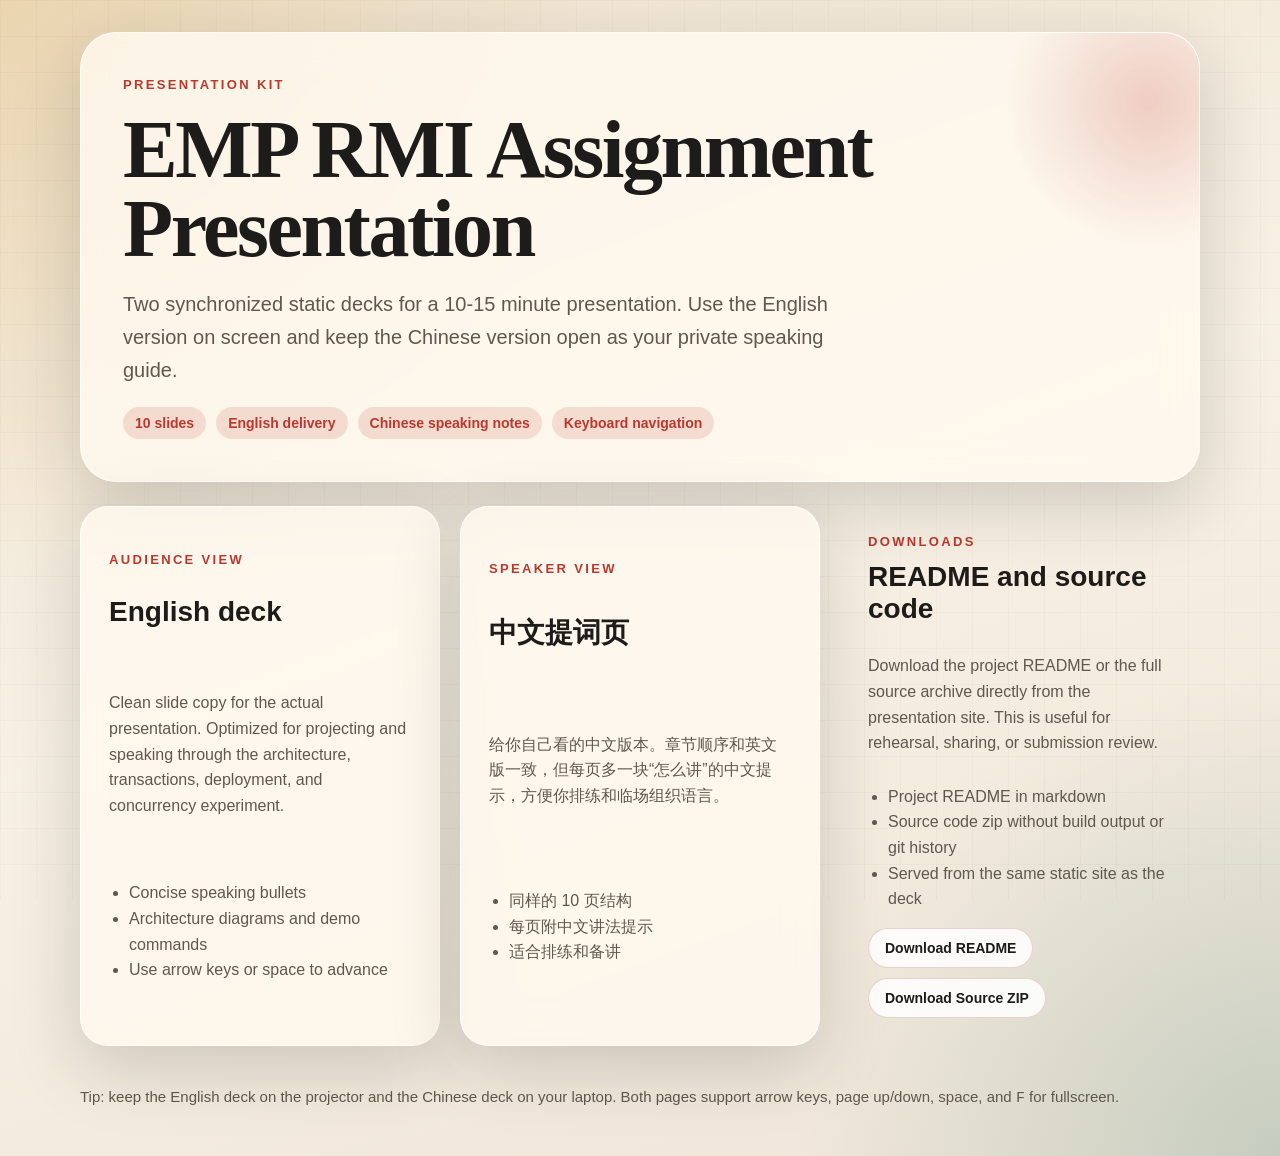
<file: index.html>
<!DOCTYPE html>
<html lang="en">
  <head>
    <meta charset="UTF-8" />
    <meta http-equiv="refresh" content="0; url=./presentation/" />
    <meta name="viewport" content="width=device-width, initial-scale=1.0" />
    <title>Redirecting to EMP RMI Presentation</title>
    <style>
      body {
        margin: 0;
        min-height: 100vh;
        display: grid;
        place-items: center;
        font-family: "Avenir Next", "Segoe UI", sans-serif;
        background: #f7f0e4;
        color: #1e1c1a;
      }

      main {
        max-width: 640px;
        padding: 32px;
        text-align: center;
      }

      a {
        color: #b83a2f;
        font-weight: 700;
      }
    </style>
  </head>
  <body>
    <main>
      <h1>Redirecting…</h1>
      <p>
        If the page does not jump automatically, open
        <a href="./presentation/">the presentation site</a>.
      </p>
    </main>
  </body>
</html>
</file>
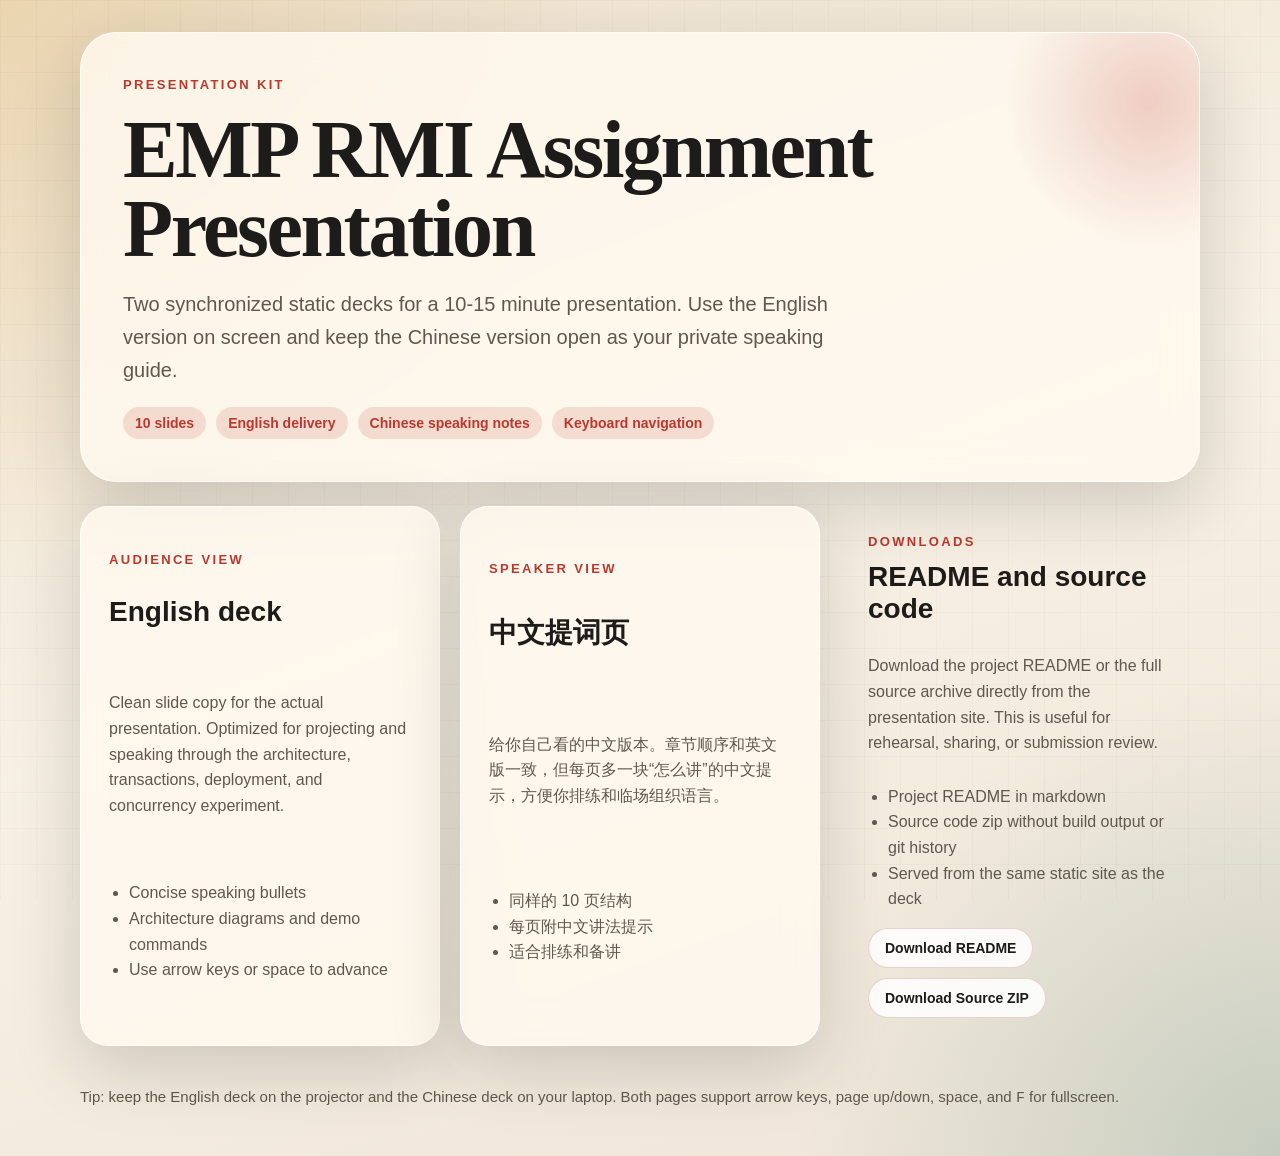
<file: presentation/index.html>
<!DOCTYPE html>
<html lang="en">
  <head>
    <meta charset="UTF-8" />
    <meta name="viewport" content="width=device-width, initial-scale=1.0" />
    <title>EMP RMI Presentation Decks</title>
    <link rel="stylesheet" href="./shared.css" />
  </head>
  <body class="landing-body">
    <main class="landing-shell">
      <section class="landing-panel">
        <div class="landing-hero">
          <div class="eyebrow">Presentation Kit</div>
          <h1 class="landing-title">EMP RMI Assignment Presentation</h1>
          <p class="landing-copy">
            Two synchronized static decks for a 10-15 minute presentation. Use the English
            version on screen and keep the Chinese version open as your private speaking guide.
          </p>
          <div class="tag-row">
            <span class="tag">10 slides</span>
            <span class="tag">English delivery</span>
            <span class="tag">Chinese speaking notes</span>
            <span class="tag">Keyboard navigation</span>
          </div>
        </div>

        <div class="landing-grid">
          <a href="./presentation-en.html">
            <div class="eyebrow">Audience View</div>
            <h2>English deck</h2>
            <p>
              Clean slide copy for the actual presentation. Optimized for projecting and speaking
              through the architecture, transactions, deployment, and concurrency experiment.
            </p>
            <ul>
              <li>Concise speaking bullets</li>
              <li>Architecture diagrams and demo commands</li>
              <li>Use arrow keys or space to advance</li>
            </ul>
          </a>

          <a href="./presentation-zh.html">
            <div class="eyebrow">Speaker View</div>
            <h2>中文提词页</h2>
            <p>
              给你自己看的中文版本。章节顺序和英文版一致，但每页多一块“怎么讲”的中文提示，方便你排练和临场组织语言。
            </p>
            <ul>
              <li>同样的 10 页结构</li>
              <li>每页附中文讲法提示</li>
              <li>适合排练和备讲</li>
            </ul>
          </a>

          <div class="landing-card">
            <div class="eyebrow">Downloads</div>
            <h2>README and source code</h2>
            <p>
              Download the project README or the full source archive directly from the presentation
              site. This is useful for rehearsal, sharing, or submission review.
            </p>
            <ul>
              <li>Project README in markdown</li>
              <li>Source code zip without build output or git history</li>
              <li>Served from the same static site as the deck</li>
            </ul>
            <div class="download-actions">
              <a class="download-link" href="./downloads/README.md" download="README.md">Download README</a>
              <a
                class="download-link"
                href="./downloads/emp-rmi-assignment.zip"
                download="emp-rmi-assignment.zip"
                >Download Source ZIP</a
              >
            </div>
          </div>
        </div>

        <p class="landing-tip">
          Tip: keep the English deck on the projector and the Chinese deck on your laptop. Both
          pages support arrow keys, page up/down, space, and <code>F</code> for fullscreen.
        </p>
      </section>
    </main>
  </body>
</html>
</file>
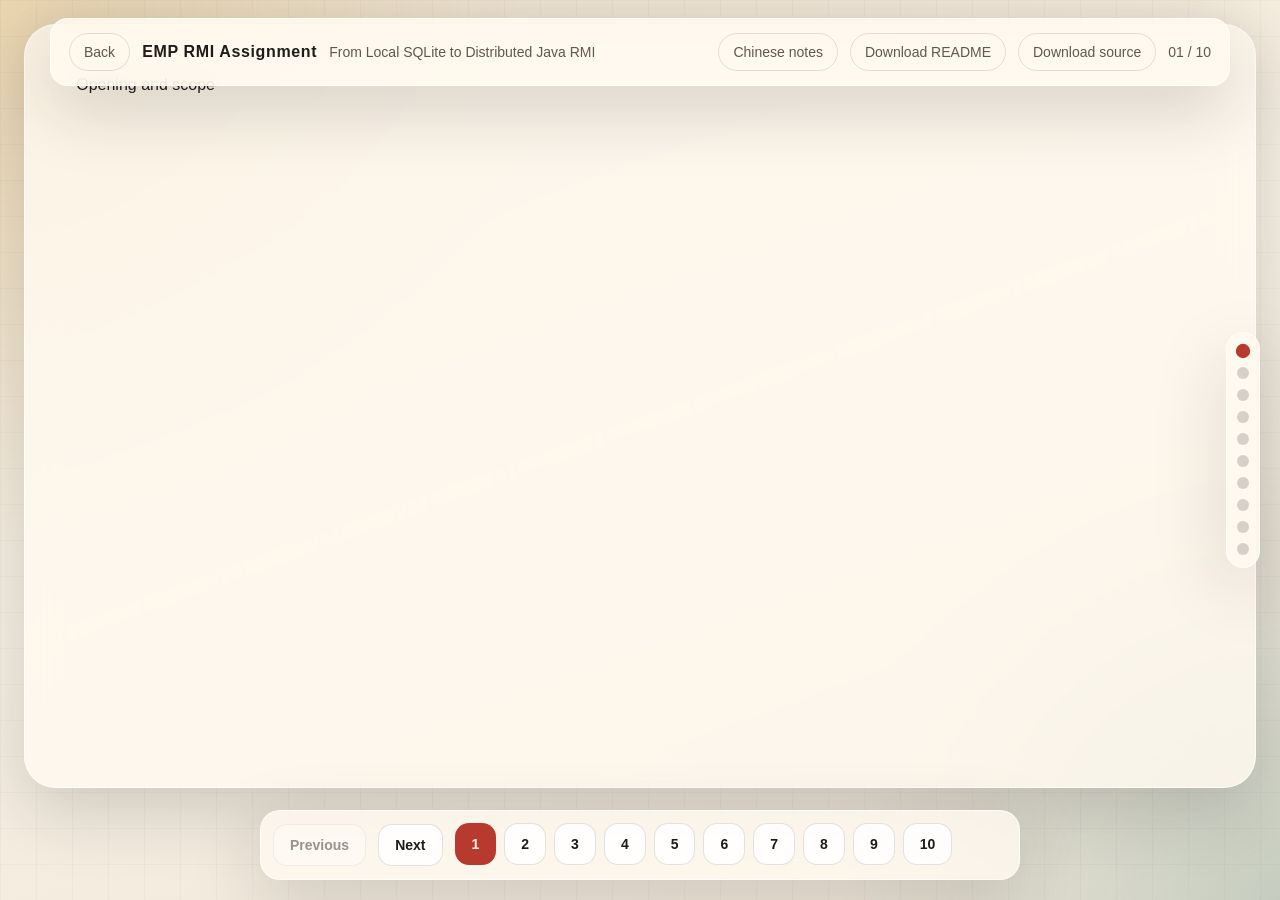
<file: presentation/presentation-en.html>
<!DOCTYPE html>
<html lang="en">
  <head>
    <meta charset="UTF-8" />
    <meta name="viewport" content="width=device-width, initial-scale=1.0" />
    <title>EMP RMI Assignment | English Presentation</title>
    <link rel="stylesheet" href="./shared.css" />
    <script defer src="./shared.js"></script>
  </head>
  <body class="deck-body">
    <div class="floating-toolbar">
      <div class="toolbar-group">
        <a class="toolbar-link" href="./index.html">Back</a>
        <div class="toolbar-brand">EMP RMI Assignment</div>
        <div class="toolbar-status" data-slide-title></div>
      </div>
      <div class="toolbar-group">
        <a class="toolbar-link" href="./presentation-zh.html">Chinese notes</a>
        <a class="toolbar-link" href="./downloads/README.md" download="README.md">Download README</a>
        <a class="toolbar-link" href="./downloads/emp-rmi-assignment.zip" download="emp-rmi-assignment.zip">Download source</a>
        <div class="toolbar-status" data-counter></div>
      </div>
    </div>

    <main class="deck-shell">
      <div class="deck-frame">
        <div class="slides">
          <section
            class="slide"
            id="cover"
            data-title="From Local SQLite to Distributed Java RMI"
            data-short="Cover"
            data-progress="Opening and scope"
          >
            <div class="eyebrow">Slide 1</div>
            <h1>From Local SQLite to Distributed Java RMI</h1>
            <p class="slide-subtitle">
              Turning the EMP console program into a distributed service with manual transactions,
              Docker deployment, and concurrency experiments.
            </p>
            <div class="metric-grid">
              <div class="metric">
                <div class="metric-label">Original stack</div>
                <div class="metric-value">Java + JDBC + SQLite</div>
                <div class="metric-copy">Single-machine console app</div>
              </div>
              <div class="metric">
                <div class="metric-label">Target stack</div>
                <div class="metric-value">RMI client/server</div>
                <div class="metric-copy">Database owned by the server</div>
              </div>
              <div class="metric">
                <div class="metric-label">Deployment</div>
                <div class="metric-value">Docker on sh5</div>
                <div class="metric-copy">Ubuntu host with reproducible runtime</div>
              </div>
            </div>
            <div class="highlight-card">
              <h3>One-sentence summary</h3>
              <p class="lede">
                I upgraded a local employee database program into a distributed Java RMI system,
                then added explicit transactions and concurrent client experiments to observe
                SQLite behavior.
              </p>
            </div>
          </section>

          <section
            class="slide"
            id="assignment"
            data-title="What the Assignment Required"
            data-short="Requirements"
            data-progress="Assignment framing"
          >
            <div class="eyebrow">Slide 2</div>
            <h2>What the assignment required</h2>
            <div class="timeline">
              <div class="timeline-item">
                <div class="timeline-number">1</div>
                <div class="timeline-copy">
                  <h3>Run the original EMP program</h3>
                  <p>Understand the existing SQLite-backed console workflow.</p>
                </div>
              </div>
              <div class="timeline-item">
                <div class="timeline-number">2</div>
                <div class="timeline-copy">
                  <h3>Convert it to Java RMI</h3>
                  <p>Move EMP operations behind a remote object on the server.</p>
                </div>
              </div>
              <div class="timeline-item">
                <div class="timeline-number">3</div>
                <div class="timeline-copy">
                  <h3>Enable manual transactions</h3>
                  <p>Replace default auto-commit with explicit commit and rollback.</p>
                </div>
              </div>
              <div class="timeline-item">
                <div class="timeline-number">4</div>
                <div class="timeline-copy">
                  <h3>Run concurrent transaction experiments</h3>
                  <p>Observe what happens when multiple clients read and write together.</p>
                </div>
              </div>
            </div>
          </section>

          <section
            class="slide"
            id="original"
            data-title="Original Program: Local and Monolithic"
            data-short="Original"
            data-progress="Baseline architecture"
          >
            <div class="eyebrow">Slide 3</div>
            <h2>Original program: local and monolithic</h2>
            <div class="diagram">
              <div class="diagram-node">
                <em>User</em>
                <strong>Console menu</strong>
                <p>The user enters commands in a single Java program.</p>
              </div>
              <div class="diagram-arrow">→</div>
              <div class="diagram-node">
                <em>Application</em>
                <strong>JDBC calls</strong>
                <p>The same process opens SQLite connections and runs SQL directly.</p>
              </div>
              <div class="diagram-arrow">→</div>
              <div class="diagram-node">
                <em>Storage</em>
                <strong>SQLite file</strong>
                <p>Everything happens on one machine, so there is no distributed boundary.</p>
              </div>
            </div>
            <div class="grid-two">
              <div class="panel">
                <h3>Good for</h3>
                <ul>
                  <li>Learning the schema and existing CRUD workflow</li>
                  <li>Single-user local execution</li>
                  <li>Quick verification of the EMP table</li>
                </ul>
              </div>
              <div class="panel">
                <h3>Not enough for this assignment</h3>
                <ul>
                  <li>No remote interface</li>
                  <li>No server-side ownership of the database</li>
                  <li>No clean place to control transactions for many clients</li>
                </ul>
              </div>
            </div>
          </section>

          <section
            class="slide"
            id="design"
            data-title="Distributed Design with RMI"
            data-short="RMI design"
            data-progress="New architecture"
          >
            <div class="eyebrow">Slide 4</div>
            <h2>Distributed design with RMI</h2>
            <div class="diagram">
              <div class="diagram-node">
                <em>Client</em>
                <strong>RMI client</strong>
                <p>Calls remote methods such as <code>list</code>, <code>find</code>, or <code>update</code>.</p>
              </div>
              <div class="diagram-arrow">→</div>
              <div class="diagram-node">
                <em>Network</em>
                <strong>Registry 1099 + object 2001</strong>
                <p>Fixed ports make Docker networking predictable.</p>
              </div>
              <div class="diagram-arrow">→</div>
              <div class="diagram-node">
                <em>Server</em>
                <strong>EmpService + service layer</strong>
                <p>All SQL, transactions, and validation stay on the server side.</p>
              </div>
              <div class="diagram-arrow">→</div>
              <div class="diagram-node">
                <em>Data</em>
                <strong>SQLite database</strong>
                <p>The database file is only accessed inside the server container.</p>
              </div>
            </div>
            <div class="grid-two">
              <div class="panel">
                <h3>Why the database belongs on the server</h3>
                <ul>
                  <li>The client should not know JDBC or SQLite details.</li>
                  <li>Transaction logic stays centralized and consistent.</li>
                  <li>Concurrency experiments become easier to control and observe.</li>
                </ul>
              </div>
              <div class="panel">
                <h3>Remote operations exposed</h3>
                <ul>
                  <li><code>listEmployees()</code></li>
                  <li><code>findEmployeeById()</code></li>
                  <li><code>addEmployee()</code></li>
                  <li><code>updateEmployee()</code></li>
                  <li><code>deleteEmployee()</code></li>
                </ul>
              </div>
            </div>
          </section>

          <section
            class="slide"
            id="transactions"
            data-title="Manual Transactions and Connection Scope"
            data-short="Transactions"
            data-progress="Transaction model"
          >
            <div class="eyebrow">Slide 5</div>
            <h2>Manual transactions and connection scope</h2>
            <div class="grid-two">
              <div class="panel">
                <h3>Key rule</h3>
                <p>
                  Each remote request gets its own JDBC connection. I do <strong>not</strong>
                  share one global connection across all client threads.
                </p>
                <ul>
                  <li>Open connection inside the remote request</li>
                  <li>Set <code>autoCommit(false)</code> for writes</li>
                  <li><code>commit()</code> on success</li>
                  <li><code>rollback()</code> on failure</li>
                  <li>Close the connection in <code>finally</code></li>
                </ul>
              </div>
              <div class="panel">
                <h3>Why this matters</h3>
                <ul>
                  <li>Safer under concurrent RMI requests</li>
                  <li>Clear transaction boundary for each client action</li>
                  <li>Database remains unchanged when validation fails</li>
                  <li>Easy to reason about rollback behavior</li>
                </ul>
              </div>
            </div>
            <div class="code-block">
conn.setAutoCommit(false);
try {
    // execute SQL
    conn.commit();
} catch (SQLException e) {
    conn.rollback();
    throw e;
}
            </div>
          </section>

          <section
            class="slide"
            id="docker"
            data-title="Docker Deployment on sh5"
            data-short="Docker"
            data-progress="Deployment story"
          >
            <div class="eyebrow">Slide 6</div>
            <h2>Docker deployment on sh5</h2>
            <div class="grid-two">
              <div class="panel">
                <h3>Compose services</h3>
                <ul>
                  <li><code>local-app</code> for the original non-distributed version</li>
                  <li><code>rmi-server</code> for the server and database access</li>
                  <li><code>rmi-client</code> for normal scripted or interactive calls</li>
                  <li>extra clients for concurrency experiments</li>
                </ul>
              </div>
              <div class="panel">
                <h3>Practical deployment note</h3>
                <p>
                  The remote Docker Hub mirror on <code>sh5</code> returned EOF errors, so I built
                  a small self-contained runtime bundle and deployed that image instead of relying
                  on remote base-image pulls.
                </p>
              </div>
            </div>
            <div class="diagram">
              <div class="diagram-node">
                <em>Host</em>
                <strong>sh5 Ubuntu server</strong>
                <p>Docker engine runs the assignment stack.</p>
              </div>
              <div class="diagram-arrow">→</div>
              <div class="diagram-node">
                <em>Image</em>
                <strong>Self-contained Java runtime</strong>
                <p>Jar + minimal JRE + SQLite native library support.</p>
              </div>
              <div class="diagram-arrow">→</div>
              <div class="diagram-node">
                <em>Outcome</em>
                <strong>Reproducible execution</strong>
                <p>The same app runs without installing Java on the host.</p>
              </div>
            </div>
          </section>

          <section
            class="slide"
            id="concurrency"
            data-title="Concurrent Transaction Experiment"
            data-short="Experiment"
            data-progress="Concurrency setup"
          >
            <div class="eyebrow">Slide 7</div>
            <h2>Concurrent transaction experiment</h2>
            <div class="grid-three">
              <div class="fact-card">
                <h3>Scenario A</h3>
                <p><strong>read + read + read</strong></p>
                <p>Check whether concurrent readers can proceed together.</p>
              </div>
              <div class="fact-card">
                <h3>Scenario B</h3>
                <p><strong>read + insert + update</strong></p>
                <p>Observe how read and write requests interleave.</p>
              </div>
              <div class="fact-card">
                <h3>Scenario C</h3>
                <p><strong>insert + update + delete</strong></p>
                <p>Push the system into competing writes and watch final consistency.</p>
              </div>
            </div>
            <div class="grid-two">
              <div class="panel">
                <h3>What I was looking for</h3>
                <ul>
                  <li>Execution order in the logs</li>
                  <li>Whether writes block or serialize</li>
                  <li>Whether commit and rollback keep the table consistent</li>
                </ul>
              </div>
              <div class="panel">
                <h3>Expected SQLite behavior</h3>
                <ul>
                  <li>Reads usually coexist well</li>
                  <li>Writes are more limited and often serialize</li>
                  <li>Lock waits are valid experimental evidence, not necessarily a bug</li>
                </ul>
              </div>
            </div>
          </section>

          <section
            class="slide"
            id="results"
            data-title="Results and Verification"
            data-short="Results"
            data-progress="Observed outcome"
          >
            <div class="eyebrow">Slide 8</div>
            <h2>Results and verification</h2>
            <div class="grid-two">
              <div class="panel">
                <h3>Smoke-test results</h3>
                <ul>
                  <li>Original local version runs</li>
                  <li>RMI server starts successfully</li>
                  <li><code>list</code>, <code>find</code>, <code>add</code>, <code>update</code>, <code>delete</code> all work</li>
                  <li>The stack now runs on <code>sh5</code> through Docker</li>
                </ul>
              </div>
              <div class="panel">
                <h3>Concurrent run result</h3>
                <p>In the test run, the system:</p>
                <ul>
                  <li>updated <code>E2</code> from <code>Syst. Anal.</code> to <code>Programmer</code></li>
                  <li>inserted <code>E9 A. Chen Programmer</code></li>
                  <li>kept the database consistent</li>
                </ul>
              </div>
            </div>
            <div class="highlight-card">
              <h3>Key conclusion</h3>
              <p class="lede">
                The assignment goals were all covered: local execution, distributed RMI, manual
                transactions, and concurrent client behavior under SQLite.
              </p>
            </div>
          </section>

          <section
            class="slide"
            id="demo"
            data-title="Live Demo Plan"
            data-short="Demo"
            data-progress="How I will show it"
          >
            <div class="eyebrow">Slide 9</div>
            <h2>Live demo plan</h2>
            <div class="command-grid">
              <div class="command-card">
                <h3>1. Show the running service</h3>
                <div class="code-block">sudo docker compose ps</div>
              </div>
              <div class="command-card">
                <h3>2. Read the current EMP table</h3>
                <div class="code-block">sudo docker compose run --rm client-read</div>
              </div>
              <div class="command-card">
                <h3>3. Perform one write operation</h3>
                <div class="code-block">sudo docker compose run --rm client-insert</div>
              </div>
              <div class="command-card">
                <h3>4. Optional concurrency demo</h3>
                <div class="code-block">sudo docker compose up client-read client-insert client-update</div>
              </div>
            </div>
            <div class="panel">
              <h3>Why this demo sequence works</h3>
              <ul>
                <li>It proves the server is alive first.</li>
                <li>Then it shows that remote reads work.</li>
                <li>Finally, it shows that remote writes change the database state.</li>
              </ul>
            </div>
          </section>

          <section
            class="slide"
            id="takeaways"
            data-title="Takeaways"
            data-short="Takeaways"
            data-progress="Closing"
          >
            <div class="eyebrow">Slide 10</div>
            <h2>Takeaways</h2>
            <div class="grid-two">
              <div class="panel">
                <h3>Technical lessons</h3>
                <ul>
                  <li>A local database app becomes distributed once the remote boundary is added.</li>
                  <li>Transaction scope must be explicit and per request.</li>
                  <li>SQLite can support this assignment well, but write concurrency is limited.</li>
                  <li>Docker made the environment repeatable across machines.</li>
                </ul>
              </div>
              <div class="panel">
                <h3>Final statement</h3>
                <p class="lede">
                  I did not just “make it run.” I restructured the original EMP program into a
                  client/server design, made transactions explicit, and used concurrent clients to
                  study real database behavior.
                </p>
              </div>
            </div>
            <div class="tag-row">
              <span class="tag">RMI architecture</span>
              <span class="tag">Manual commit / rollback</span>
              <span class="tag">Docker deployment</span>
              <span class="tag">Concurrent experiments</span>
            </div>
          </section>
        </div>
      </div>
    </main>

    <div class="dots" data-dots aria-label="Slide navigation"></div>

    <div class="control-strip">
      <button class="control-button" type="button" data-prev>Previous</button>
      <button class="control-button" type="button" data-next>Next</button>
      <div class="jump-links" data-jumps aria-label="Jump to slide"></div>
      <div class="toolbar-status" data-progress></div>
    </div>
  </body>
</html>
</file>
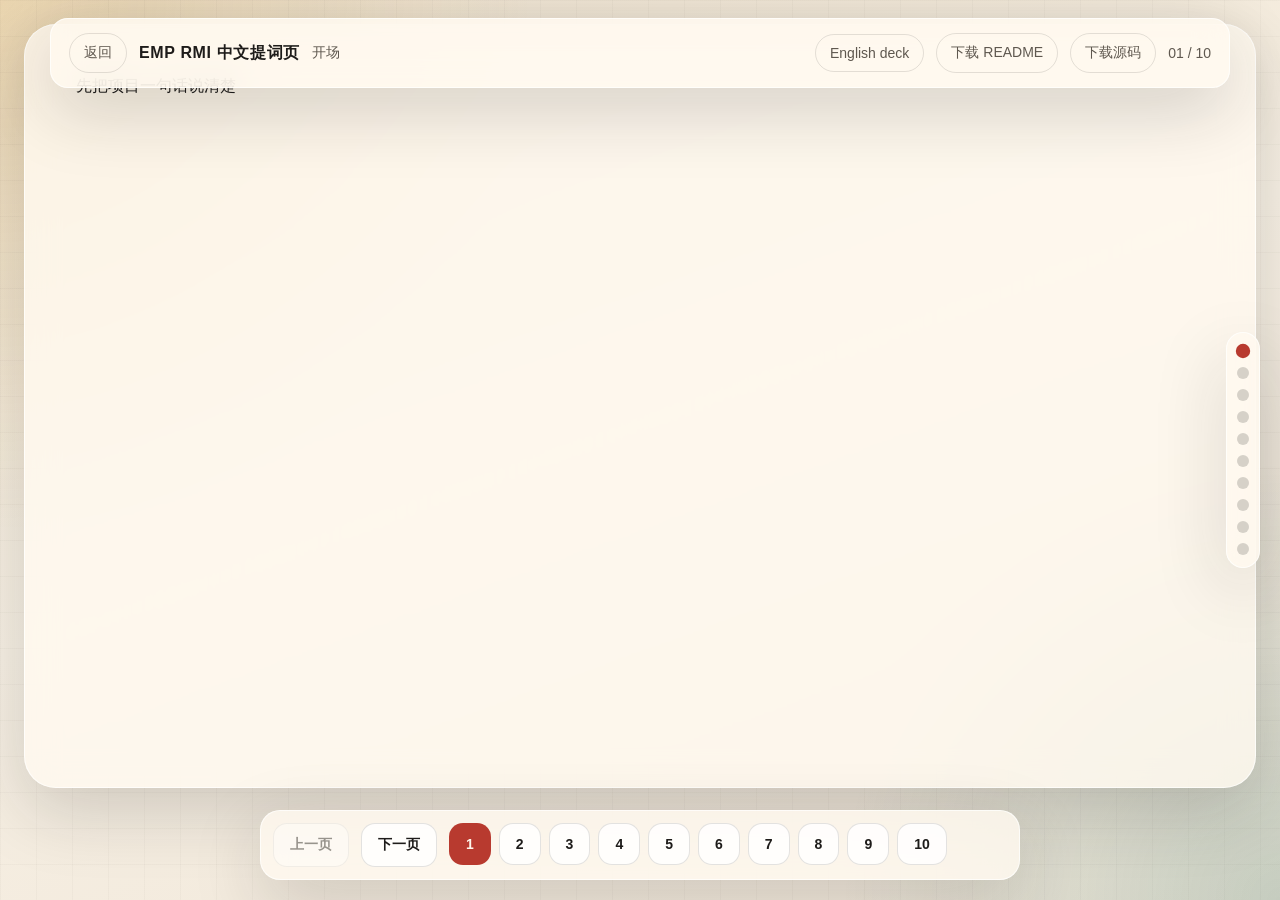
<file: presentation/presentation-zh.html>
<!DOCTYPE html>
<html lang="zh-CN">
  <head>
    <meta charset="UTF-8" />
    <meta name="viewport" content="width=device-width, initial-scale=1.0" />
    <title>EMP RMI 作业 | 中文提词页</title>
    <link rel="stylesheet" href="./shared.css" />
    <script defer src="./shared.js"></script>
  </head>
  <body class="deck-body">
    <div class="floating-toolbar">
      <div class="toolbar-group">
        <a class="toolbar-link" href="./index.html">返回</a>
        <div class="toolbar-brand">EMP RMI 中文提词页</div>
        <div class="toolbar-status" data-slide-title></div>
      </div>
      <div class="toolbar-group">
        <a class="toolbar-link" href="./presentation-en.html">English deck</a>
        <a class="toolbar-link" href="./downloads/README.md" download="README.md">下载 README</a>
        <a class="toolbar-link" href="./downloads/emp-rmi-assignment.zip" download="emp-rmi-assignment.zip">下载源码</a>
        <div class="toolbar-status" data-counter></div>
      </div>
    </div>

    <main class="deck-shell">
      <div class="deck-frame">
        <div class="slides">
          <section
            class="slide"
            id="cover-zh"
            data-title="开场"
            data-short="开场"
            data-progress="先把项目一句话说清楚"
          >
            <div class="eyebrow">第 1 页</div>
            <h1>把本地 SQLite 程序改成分布式 Java RMI 系统</h1>
            <p class="slide-subtitle">
              这页你就先定调：原来是本地 EMP 小程序，我把它改成了 RMI client/server，并补上手动事务和并发实验。
            </p>
            <div class="metric-grid">
              <div class="metric">
                <div class="metric-label">原始形态</div>
                <div class="metric-value">本地 Java 控制台</div>
                <div class="metric-copy">JDBC 直接操作 SQLite</div>
              </div>
              <div class="metric">
                <div class="metric-label">改造后</div>
                <div class="metric-value">RMI 分布式架构</div>
                <div class="metric-copy">client 调 server，server 管数据库</div>
              </div>
              <div class="metric">
                <div class="metric-label">部署位置</div>
                <div class="metric-value">sh5 Docker</div>
                <div class="metric-copy">服务器上实际可跑、可演示</div>
              </div>
            </div>
            <div class="speaker-note">
              <h3>怎么讲</h3>
              <p>
                先用一句英文总括全场：<strong>I upgraded a local EMP program into a distributed Java RMI system with explicit transactions and concurrency experiments.</strong>
              </p>
            </div>
          </section>

          <section
            class="slide"
            id="assignment-zh"
            data-title="作业要求"
            data-short="要求"
            data-progress="按老师题目拆成四步"
          >
            <div class="eyebrow">第 2 页</div>
            <h2>作业到底要求什么</h2>
            <div class="timeline">
              <div class="timeline-item">
                <div class="timeline-number">1</div>
                <div class="timeline-copy">
                  <h3>先跑原始 EMP 程序</h3>
                  <p>证明本地 SQLite 版本可运行，并熟悉 EMP 表。</p>
                </div>
              </div>
              <div class="timeline-item">
                <div class="timeline-number">2</div>
                <div class="timeline-copy">
                  <h3>改造成 Java RMI</h3>
                  <p>把 EMP 相关操作放到远程对象上，让 client 通过网络调用。</p>
                </div>
              </div>
              <div class="timeline-item">
                <div class="timeline-number">3</div>
                <div class="timeline-copy">
                  <h3>支持手动事务</h3>
                  <p>不使用默认 auto-commit，而是显式 commit / rollback。</p>
                </div>
              </div>
              <div class="timeline-item">
                <div class="timeline-number">4</div>
                <div class="timeline-copy">
                  <h3>做并发实验</h3>
                  <p>多个客户端同时读写，观察 SQLite 的行为。</p>
                </div>
              </div>
            </div>
            <div class="speaker-note">
              <h3>怎么讲</h3>
              <p>
                这一页不要展开太多，只要强调：这个作业不只是“把代码跑通”，而是要完成
                <strong>架构改造 + 事务控制 + 并发观察</strong> 三件事。
              </p>
            </div>
          </section>

          <section
            class="slide"
            id="original-zh"
            data-title="原始版本"
            data-short="原始版"
            data-progress="说明为什么要改"
          >
            <div class="eyebrow">第 3 页</div>
            <h2>原始程序是本地一体化的</h2>
            <div class="diagram">
              <div class="diagram-node">
                <em>用户</em>
                <strong>控制台菜单</strong>
                <p>用户在一个 Java 程序里输入操作。</p>
              </div>
              <div class="diagram-arrow">→</div>
              <div class="diagram-node">
                <em>程序</em>
                <strong>JDBC 直接查库</strong>
                <p>应用自己打开 SQLite 连接、自己执行 SQL。</p>
              </div>
              <div class="diagram-arrow">→</div>
              <div class="diagram-node">
                <em>存储</em>
                <strong>本地数据库文件</strong>
                <p>所有逻辑都发生在同一台机器里，没有真正的分布式边界。</p>
              </div>
            </div>
            <div class="grid-two">
              <div class="panel">
                <h3>原始版本的价值</h3>
                <ul>
                  <li>可以先验证 EMP 表和 JDBC 驱动没问题</li>
                  <li>方便理解已有代码和数据表</li>
                  <li>是后面 RMI 版本的出发点</li>
                </ul>
              </div>
              <div class="panel">
                <h3>为什么不够</h3>
                <ul>
                  <li>没有远程接口</li>
                  <li>client 和数据库没有隔离</li>
                  <li>事务和并发边界不清晰</li>
                </ul>
              </div>
            </div>
            <div class="speaker-note">
              <h3>怎么讲</h3>
              <p>这里一句话就够：原始版适合单机，不满足“分布式 + 并发实验”的作业目标，所以必须改架构。</p>
            </div>
          </section>

          <section
            class="slide"
            id="design-zh"
            data-title="RMI 架构"
            data-short="架构"
            data-progress="重点讲设计决策"
          >
            <div class="eyebrow">第 4 页</div>
            <h2>改造后的核心设计：client 不碰数据库</h2>
            <div class="diagram">
              <div class="diagram-node">
                <em>客户端</em>
                <strong>RMI Client</strong>
                <p>只调用远程方法，比如 list / find / add / update / delete。</p>
              </div>
              <div class="diagram-arrow">→</div>
              <div class="diagram-node">
                <em>网络层</em>
                <strong>Registry 1099 + Object 2001</strong>
                <p>固定端口，Docker 里更稳定，也方便讲解。</p>
              </div>
              <div class="diagram-arrow">→</div>
              <div class="diagram-node">
                <em>服务端</em>
                <strong>EmpService + Service Layer</strong>
                <p>所有 SQL、校验和事务处理都在 server 端执行。</p>
              </div>
              <div class="diagram-arrow">→</div>
              <div class="diagram-node">
                <em>数据库</em>
                <strong>SQLite</strong>
                <p>数据库文件只由 server 访问。</p>
              </div>
            </div>
            <div class="grid-two">
              <div class="panel">
                <h3>为什么这样设计</h3>
                <ul>
                  <li>符合分布式系统的 client/server 结构</li>
                  <li>数据库细节不会暴露给 client</li>
                  <li>事务、验证、并发控制能集中在 server</li>
                </ul>
              </div>
              <div class="panel">
                <h3>你可以强调的点</h3>
                <ul>
                  <li>server 才是唯一的数据所有者</li>
                  <li>client 只看见远程方法，不直接操作 SQLite</li>
                  <li>这样更清晰，也更接近真实系统</li>
                </ul>
              </div>
            </div>
            <div class="speaker-note">
              <h3>怎么讲</h3>
              <p>
                这页是老师最可能追问的一页。你要明确说出：
                <strong>The client does not connect to SQLite directly. The server owns the database and exposes remote operations through RMI.</strong>
              </p>
            </div>
          </section>

          <section
            class="slide"
            id="transactions-zh"
            data-title="手动事务"
            data-short="事务"
            data-progress="解释 commit / rollback"
          >
            <div class="eyebrow">第 5 页</div>
            <h2>手动事务是怎么做的</h2>
            <div class="grid-two">
              <div class="panel">
                <h3>实现方式</h3>
                <ul>
                  <li>每个远程请求内部自己开一个 JDBC connection</li>
                  <li>写操作时调用 <code>setAutoCommit(false)</code></li>
                  <li>成功就 <code>commit()</code></li>
                  <li>异常就 <code>rollback()</code></li>
                  <li>最后关闭连接</li>
                </ul>
              </div>
              <div class="panel">
                <h3>为什么重要</h3>
                <ul>
                  <li>事务边界清晰</li>
                  <li>多个 client 并发时更安全</li>
                  <li>插入失败、title 非法等情况不会污染数据库</li>
                </ul>
              </div>
            </div>
            <div class="code-block">
conn.setAutoCommit(false);
try {
    // execute SQL
    conn.commit();
} catch (SQLException e) {
    conn.rollback();
}
            </div>
            <div class="speaker-note">
              <h3>怎么讲</h3>
              <p>
                关键表述是：<strong>I made transaction boundaries explicit on the server side.</strong>
                然后再补一句：每次请求单独开连接，避免共享全局连接带来的线程问题。
              </p>
            </div>
          </section>

          <section
            class="slide"
            id="docker-zh"
            data-title="Docker 部署"
            data-short="部署"
            data-progress="说明为什么能在服务器上稳定跑"
          >
            <div class="eyebrow">第 6 页</div>
            <h2>我最后把它跑在 sh5 的 Docker 上</h2>
            <div class="grid-two">
              <div class="panel">
                <h3>Compose 里的角色</h3>
                <ul>
                  <li><code>local-app</code>：原始本地版</li>
                  <li><code>rmi-server</code>：服务端 + SQLite</li>
                  <li><code>rmi-client</code>：正常远程调用</li>
                  <li>多个实验 client：做并发测试</li>
                </ul>
              </div>
              <div class="panel">
                <h3>实际部署中的小坑</h3>
                <p>
                  远端 Docker Hub 镜像源不稳定，所以我最后做了一个自包含运行时镜像，把
                  JRE 和 jar 一起打包，避免服务器临时拉基础镜像失败。
                </p>
              </div>
            </div>
            <div class="diagram">
              <div class="diagram-node">
                <em>宿主机</em>
                <strong>sh5 Ubuntu</strong>
                <p>不需要额外安装 Java。</p>
              </div>
              <div class="diagram-arrow">→</div>
              <div class="diagram-node">
                <em>容器</em>
                <strong>自包含运行镜像</strong>
                <p>jar + 最小 JRE + SQLite native 依赖。</p>
              </div>
              <div class="diagram-arrow">→</div>
              <div class="diagram-node">
                <em>结果</em>
                <strong>稳定复现</strong>
                <p>真正能在服务器上 build 和 run。</p>
              </div>
            </div>
            <div class="speaker-note">
              <h3>怎么讲</h3>
              <p>如果老师只关心作业，就一句带过：Docker 保证了运行环境一致，我已经在远端服务器上实际跑通。</p>
            </div>
          </section>

          <section
            class="slide"
            id="concurrency-zh"
            data-title="并发实验"
            data-short="并发"
            data-progress="讲实验设计和预期"
          >
            <div class="eyebrow">第 7 页</div>
            <h2>并发实验怎么做</h2>
            <div class="grid-three">
              <div class="fact-card">
                <h3>场景 A</h3>
                <p><strong>read + read + read</strong></p>
                <p>看多个读是否能同时正常完成。</p>
              </div>
              <div class="fact-card">
                <h3>场景 B</h3>
                <p><strong>read + insert + update</strong></p>
                <p>看读写之间如何交错。</p>
              </div>
              <div class="fact-card">
                <h3>场景 C</h3>
                <p><strong>insert + update + delete</strong></p>
                <p>看多个写操作如何竞争数据库。</p>
              </div>
            </div>
            <div class="grid-two">
              <div class="panel">
                <h3>主要观察点</h3>
                <ul>
                  <li>谁先执行、谁后执行</li>
                  <li>写操作是否串行化</li>
                  <li>最终表状态是否一致</li>
                </ul>
              </div>
              <div class="panel">
                <h3>结论预期</h3>
                <ul>
                  <li>读通常可以并发</li>
                  <li>写更容易等待或串行</li>
                  <li>这不是 bug，而是 SQLite 的特点</li>
                </ul>
              </div>
            </div>
            <div class="speaker-note">
              <h3>怎么讲</h3>
              <p>
                这里别说“完全无锁”。你要说：<strong>SQLite handled the workload consistently, but concurrent writes are naturally more constrained.</strong>
              </p>
            </div>
          </section>

          <section
            class="slide"
            id="results-zh"
            data-title="实验结果"
            data-short="结果"
            data-progress="展示你真的跑过"
          >
            <div class="eyebrow">第 8 页</div>
            <h2>结果是什么</h2>
            <div class="grid-two">
              <div class="panel">
                <h3>Smoke test</h3>
                <ul>
                  <li>原始本地版能跑</li>
                  <li>RMI server 能启动</li>
                  <li>list / find / add / update / delete 都成功</li>
                  <li>整个系统已经在 sh5 上运行过</li>
                </ul>
              </div>
              <div class="panel">
                <h3>并发结果</h3>
                <ul>
                  <li><code>E2</code> 从 <code>Syst. Anal.</code> 更新成 <code>Programmer</code></li>
                  <li>成功插入 <code>E9 A. Chen Programmer</code></li>
                  <li>数据库状态保持一致</li>
                </ul>
              </div>
            </div>
            <div class="highlight-card">
              <h3>一句话结论</h3>
              <p class="lede">
                这次作业要求的四件事我都覆盖了：原始程序、RMI 改造、手动事务、并发实验。
              </p>
            </div>
            <div class="speaker-note">
              <h3>怎么讲</h3>
              <p>这页就是收证据。讲的时候多用 “verified on sh5” 这种表述，会显得更扎实。</p>
            </div>
          </section>

          <section
            class="slide"
            id="demo-zh"
            data-title="现场演示"
            data-short="演示"
            data-progress="告诉自己现场怎么演"
          >
            <div class="eyebrow">第 9 页</div>
            <h2>现场 demo 就按这 3 步</h2>
            <div class="command-grid">
              <div class="command-card">
                <h3>1. 先看服务是不是起来了</h3>
                <div class="code-block">sudo docker compose ps</div>
              </div>
              <div class="command-card">
                <h3>2. 展示当前 EMP 表</h3>
                <div class="code-block">sudo docker compose run --rm client-read</div>
              </div>
              <div class="command-card">
                <h3>3. 做一个写操作</h3>
                <div class="code-block">sudo docker compose run --rm client-insert</div>
              </div>
              <div class="command-card">
                <h3>4. 如果老师有兴趣，再跑并发</h3>
                <div class="code-block">sudo docker compose up client-read client-insert client-update</div>
              </div>
            </div>
            <div class="speaker-note">
              <h3>怎么讲</h3>
              <p>
                现场不要演太多。能证明 “server 在跑、client 能读、client 能写” 就够了。并发实验可以口头讲结果，除非老师主动想看。
              </p>
            </div>
          </section>

          <section
            class="slide"
            id="takeaways-zh"
            data-title="收尾"
            data-short="收尾"
            data-progress="最后一页总结"
          >
            <div class="eyebrow">第 10 页</div>
            <h2>最后怎么收尾</h2>
            <div class="grid-two">
              <div class="panel">
                <h3>技术收获</h3>
                <ul>
                  <li>本地数据库程序加上远程边界后，就变成分布式系统问题</li>
                  <li>事务边界必须显式控制</li>
                  <li>SQLite 可以完成作业，但并发写天然受限</li>
                  <li>Docker 帮我把部署和复现做稳定了</li>
                </ul>
              </div>
              <div class="panel">
                <h3>最后一句英文</h3>
                <p class="lede">
                  I restructured the EMP program into a client/server system, made transaction
                  boundaries explicit, and used concurrent clients to observe real SQLite behavior.
                </p>
              </div>
            </div>
            <div class="tag-row">
              <span class="tag">RMI</span>
              <span class="tag">Transaction control</span>
              <span class="tag">Docker deployment</span>
              <span class="tag">Concurrency experiment</span>
            </div>
            <div class="speaker-note">
              <h3>怎么讲</h3>
              <p>这页说完就可以停。老师如果提问，通常会围绕 “为什么数据库放 server 端” 和 “SQLite 并发有什么特点” 两个点展开。</p>
            </div>
          </section>
        </div>
      </div>
    </main>

    <div class="dots" data-dots aria-label="页面导航"></div>

    <div class="control-strip">
      <button class="control-button" type="button" data-prev>上一页</button>
      <button class="control-button" type="button" data-next>下一页</button>
      <div class="jump-links" data-jumps aria-label="跳转到页面"></div>
      <div class="toolbar-status" data-progress></div>
    </div>
  </body>
</html>
</file>
<file: presentation/shared.css>
:root {
  --paper: #f7f0e4;
  --paper-strong: #fff9f0;
  --ink: #1e1c1a;
  --ink-soft: #5f584f;
  --accent: #b83a2f;
  --accent-soft: rgba(184, 58, 47, 0.14);
  --accent-gold: #d9a441;
  --accent-green: #1f6a5f;
  --line: rgba(30, 28, 26, 0.12);
  --shadow: 0 22px 70px rgba(30, 28, 26, 0.18);
  --radius-lg: 28px;
  --radius-md: 18px;
  --radius-sm: 12px;
}

* {
  box-sizing: border-box;
}

html,
body {
  margin: 0;
  min-height: 100%;
}

body {
  font-family: "Avenir Next", "Segoe UI", "Helvetica Neue", sans-serif;
  color: var(--ink);
  background:
    radial-gradient(circle at top left, rgba(217, 164, 65, 0.22), transparent 34%),
    radial-gradient(circle at bottom right, rgba(31, 106, 95, 0.2), transparent 28%),
    linear-gradient(160deg, #efe3cf 0%, #f7f0e4 48%, #efe5d7 100%);
  overflow: hidden;
}

body.deck-body::before,
body.landing-body::before {
  content: "";
  position: fixed;
  inset: 0;
  background-image:
    linear-gradient(rgba(30, 28, 26, 0.025) 1px, transparent 1px),
    linear-gradient(90deg, rgba(30, 28, 26, 0.025) 1px, transparent 1px);
  background-size: 36px 36px;
  pointer-events: none;
}

a {
  color: inherit;
  text-decoration: none;
}

.landing-shell {
  min-height: 100vh;
  display: grid;
  place-items: center;
  padding: 32px;
}

.landing-panel {
  width: min(1120px, 100%);
  display: grid;
  gap: 24px;
}

.landing-hero,
.landing-grid > a,
.slide,
.floating-toolbar,
.control-strip,
.dots {
  background: rgba(255, 249, 240, 0.82);
  backdrop-filter: blur(16px);
  border: 1px solid rgba(255, 255, 255, 0.7);
  box-shadow: var(--shadow);
}

.landing-hero {
  border-radius: 36px;
  padding: 42px;
  position: relative;
  overflow: hidden;
}

.landing-hero::after {
  content: "";
  position: absolute;
  width: 320px;
  height: 320px;
  border-radius: 50%;
  right: -110px;
  top: -90px;
  background: radial-gradient(circle, rgba(184, 58, 47, 0.22), transparent 64%);
}

.eyebrow {
  display: inline-flex;
  align-items: center;
  gap: 8px;
  font-size: 13px;
  letter-spacing: 0.18em;
  text-transform: uppercase;
  color: var(--accent);
  font-weight: 700;
}

.landing-title,
.slide h1,
.slide h2,
.metric-value,
.diagram-node strong {
  font-family: "Iowan Old Style", "Palatino Linotype", "Book Antiqua", Georgia, serif;
  letter-spacing: -0.03em;
}

.landing-title {
  margin: 18px 0 12px;
  font-size: clamp(44px, 8vw, 82px);
  line-height: 0.96;
  max-width: 820px;
}

.landing-copy {
  max-width: 760px;
  font-size: 20px;
  line-height: 1.65;
  color: var(--ink-soft);
}

.landing-grid {
  display: grid;
  gap: 20px;
  grid-template-columns: repeat(3, minmax(0, 1fr));
}

.landing-grid > a {
  border-radius: 28px;
  padding: 28px;
  transition: transform 180ms ease, box-shadow 180ms ease, border-color 180ms ease;
  display: grid;
  gap: 12px;
}

.landing-grid > .landing-card {
  border-radius: 28px;
  padding: 28px;
  transition: transform 180ms ease, box-shadow 180ms ease, border-color 180ms ease;
  display: grid;
  gap: 12px;
}

.landing-grid > a:hover,
.landing-grid > .landing-card:hover,
.landing-grid > a:focus-visible,
.landing-grid > .landing-card:focus-within,
.toolbar-link:hover,
.toolbar-link:focus-visible,
.control-button:hover,
.control-button:focus-visible,
.jump-link:hover,
.jump-link:focus-visible {
  transform: translateY(-4px);
  border-color: rgba(184, 58, 47, 0.4);
  box-shadow: 0 18px 50px rgba(184, 58, 47, 0.18);
}

.landing-grid h2 {
  margin: 0;
  font-size: 28px;
}

.download-actions {
  display: flex;
  gap: 10px;
  flex-wrap: wrap;
  margin-top: 4px;
}

.download-link {
  display: inline-flex;
  align-items: center;
  justify-content: center;
  border-radius: 999px;
  padding: 11px 16px;
  font-size: 14px;
  font-weight: 800;
  background: rgba(255, 255, 255, 0.86);
  color: var(--ink);
  border: 1px solid rgba(184, 58, 47, 0.22);
  transition: transform 180ms ease, box-shadow 180ms ease, border-color 180ms ease;
}

.download-link:hover,
.download-link:focus-visible {
  transform: translateY(-2px);
  border-color: rgba(184, 58, 47, 0.48);
  box-shadow: 0 12px 28px rgba(184, 58, 47, 0.15);
}

.landing-grid p,
.landing-grid li,
.landing-tip,
.speaker-note p,
.slide ul,
.slide ol,
.slide p {
  color: var(--ink-soft);
  line-height: 1.6;
}

.landing-grid ul,
.slide ul,
.slide ol {
  margin: 0;
  padding-left: 20px;
}

.landing-tip {
  font-size: 15px;
}

.deck-shell {
  min-height: 100vh;
  padding: 24px 24px 112px;
}

.deck-frame {
  position: relative;
  height: calc(100vh - 136px);
}

.floating-toolbar {
  position: fixed;
  top: 18px;
  left: 50%;
  transform: translateX(-50%);
  width: min(1180px, calc(100vw - 36px));
  border-radius: 18px;
  padding: 14px 18px;
  display: flex;
  align-items: center;
  justify-content: space-between;
  gap: 14px;
  z-index: 10;
}

.toolbar-group {
  display: flex;
  align-items: center;
  gap: 12px;
  flex-wrap: wrap;
}

.toolbar-brand {
  font-weight: 800;
  letter-spacing: 0.04em;
}

.toolbar-link {
  border: 1px solid var(--line);
  border-radius: 999px;
  padding: 10px 14px;
  font-size: 14px;
  color: var(--ink-soft);
  transition: transform 180ms ease, box-shadow 180ms ease, border-color 180ms ease;
}

.toolbar-status {
  font-size: 14px;
  color: var(--ink-soft);
}

.slides {
  position: relative;
  height: 100%;
}

.slide {
  position: absolute;
  inset: 0;
  border-radius: 32px;
  padding: clamp(34px, 4vw, 56px);
  display: grid;
  gap: 26px;
  opacity: 0;
  transform: translateX(40px) scale(0.985);
  pointer-events: none;
  transition: opacity 260ms ease, transform 260ms ease;
  overflow: auto;
}

.slide.active {
  opacity: 1;
  transform: translateX(0) scale(1);
  pointer-events: auto;
}

.slide h1,
.slide h2 {
  margin: 0;
  font-size: clamp(42px, 6vw, 72px);
  line-height: 1.02;
}

.slide h2 {
  font-size: clamp(36px, 5vw, 58px);
}

.slide-subtitle {
  font-size: clamp(19px, 2.4vw, 28px);
  max-width: 900px;
  color: var(--ink-soft);
}

.lede {
  font-size: 22px;
  max-width: 980px;
  color: var(--ink);
}

.grid-two,
.grid-three,
.metric-grid,
.command-grid {
  display: grid;
  gap: 18px;
}

.grid-two {
  grid-template-columns: repeat(2, minmax(0, 1fr));
}

.grid-three {
  grid-template-columns: repeat(3, minmax(0, 1fr));
}

.metric-grid {
  grid-template-columns: repeat(3, minmax(0, 1fr));
}

.command-grid {
  grid-template-columns: repeat(2, minmax(0, 1fr));
}

.panel,
.metric,
.command-card,
.speaker-note,
.diagram-node,
.timeline-item,
.fact-card,
.highlight-card {
  border-radius: var(--radius-md);
  border: 1px solid var(--line);
  background: rgba(255, 255, 255, 0.72);
  padding: 22px;
}

.panel h3,
.speaker-note h3,
.metric-label,
.command-card h3,
.timeline-item h3,
.fact-card h3,
.highlight-card h3 {
  margin: 0 0 12px;
}

.panel h3,
.speaker-note h3,
.command-card h3,
.timeline-item h3,
.fact-card h3,
.highlight-card h3 {
  font-size: 21px;
}

.panel strong,
.slide strong {
  color: var(--ink);
}

.metric {
  display: grid;
  gap: 10px;
  align-content: start;
}

.metric-label {
  font-size: 12px;
  letter-spacing: 0.18em;
  text-transform: uppercase;
  color: var(--accent);
  font-weight: 800;
}

.metric-value {
  font-size: clamp(36px, 4vw, 52px);
  line-height: 1;
}

.metric-copy {
  color: var(--ink-soft);
}

.diagram {
  display: flex;
  gap: 18px;
  align-items: stretch;
  flex-wrap: wrap;
}

.diagram-node {
  flex: 1 1 220px;
  min-height: 140px;
  display: grid;
  gap: 10px;
  align-content: start;
}

.diagram-node em {
  font-style: normal;
  color: var(--accent);
  font-weight: 800;
}

.diagram-arrow {
  align-self: center;
  font-size: 40px;
  color: var(--accent);
  font-weight: 700;
}

.code-block {
  padding: 18px 20px;
  border-radius: 18px;
  background: #201c19;
  color: #f8f0e3;
  font-family: "SFMono-Regular", "Menlo", "Consolas", monospace;
  font-size: 15px;
  line-height: 1.6;
  overflow: auto;
}

.tag-row {
  display: flex;
  gap: 10px;
  flex-wrap: wrap;
}

.tag {
  padding: 8px 12px;
  border-radius: 999px;
  background: var(--accent-soft);
  color: var(--accent);
  font-size: 14px;
  font-weight: 700;
}

.speaker-note {
  border-left: 6px solid var(--accent-gold);
  background: rgba(255, 250, 239, 0.95);
}

.speaker-note h3 {
  color: var(--accent);
}

.timeline {
  display: grid;
  gap: 14px;
}

.timeline-item {
  display: grid;
  gap: 8px;
  grid-template-columns: auto 1fr;
  align-items: start;
}

.timeline-number {
  min-width: 48px;
  height: 48px;
  display: grid;
  place-items: center;
  border-radius: 14px;
  background: var(--accent);
  color: #fff7ed;
  font-weight: 800;
  font-size: 18px;
}

.timeline-copy {
  display: grid;
  gap: 4px;
}

.command-card .code-block {
  margin-top: 12px;
}

.fact-card {
  position: relative;
  overflow: hidden;
}

.fact-card::after {
  content: "";
  position: absolute;
  inset: auto -24px -24px auto;
  width: 96px;
  height: 96px;
  border-radius: 50%;
  background: radial-gradient(circle, rgba(31, 106, 95, 0.18), transparent 68%);
}

.highlight-card {
  background: linear-gradient(155deg, rgba(184, 58, 47, 0.08), rgba(255, 255, 255, 0.84));
}

.result-line {
  font-family: "SFMono-Regular", "Menlo", "Consolas", monospace;
  font-size: 14px;
  color: var(--ink);
}

.control-strip {
  position: fixed;
  left: 50%;
  bottom: 20px;
  transform: translateX(-50%);
  width: min(760px, calc(100vw - 36px));
  border-radius: 20px;
  padding: 12px;
  display: flex;
  align-items: center;
  gap: 12px;
  z-index: 11;
}

.control-button,
.jump-link {
  border: 1px solid var(--line);
  background: rgba(255, 255, 255, 0.84);
  color: var(--ink);
  border-radius: 14px;
  padding: 12px 16px;
  font-size: 14px;
  font-weight: 700;
  cursor: pointer;
  transition: transform 180ms ease, box-shadow 180ms ease, border-color 180ms ease;
}

.control-button[disabled] {
  opacity: 0.45;
  cursor: not-allowed;
  transform: none;
  box-shadow: none;
}

.dots {
  position: fixed;
  right: 20px;
  top: 50%;
  transform: translateY(-50%);
  border-radius: 999px;
  padding: 12px 10px;
  display: grid;
  gap: 10px;
  z-index: 11;
}

.dot {
  width: 12px;
  height: 12px;
  border-radius: 50%;
  border: 0;
  background: rgba(30, 28, 26, 0.18);
  cursor: pointer;
  transition: transform 180ms ease, background 180ms ease;
}

.dot.active {
  background: var(--accent);
  transform: scale(1.2);
}

.jump-links {
  display: flex;
  gap: 8px;
  overflow: auto;
  padding-bottom: 2px;
}

.jump-link.active {
  background: var(--accent);
  color: #fff7ed;
  border-color: transparent;
}

.sr-only {
  position: absolute;
  width: 1px;
  height: 1px;
  padding: 0;
  margin: -1px;
  overflow: hidden;
  clip: rect(0, 0, 0, 0);
  white-space: nowrap;
  border: 0;
}

@media (max-width: 980px) {
  body {
    overflow: auto;
  }

  .deck-shell {
    padding: 92px 16px 132px;
  }

  .deck-frame {
    height: auto;
    min-height: calc(100vh - 220px);
  }

  .slide {
    position: relative;
    min-height: calc(100vh - 240px);
  }

  .grid-two,
  .grid-three,
  .metric-grid,
  .command-grid {
    grid-template-columns: 1fr;
  }

  .diagram {
    flex-direction: column;
  }

  .diagram-arrow {
    align-self: start;
    transform: rotate(90deg);
    margin-left: 8px;
  }

  .floating-toolbar {
    align-items: flex-start;
    flex-direction: column;
  }

  .dots {
    display: none;
  }

  .landing-grid {
    grid-template-columns: 1fr;
  }
}
</file>
